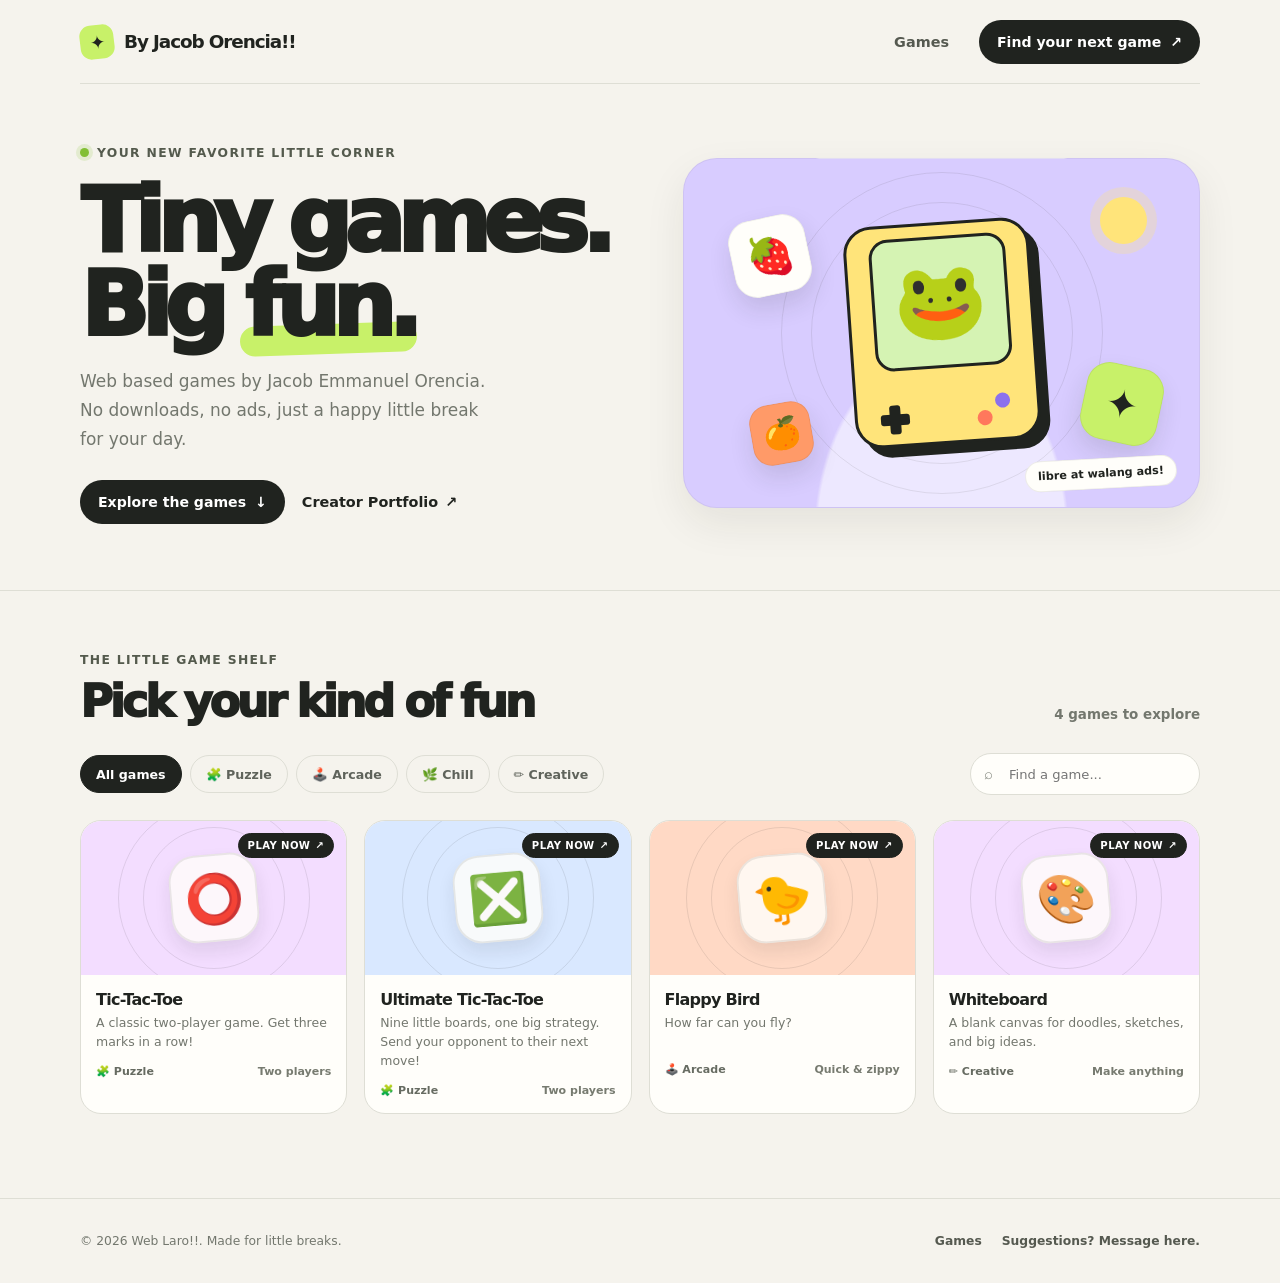
<file: index.html>
<!doctype html>
<html lang="en">
  <head>
    <meta charset="utf-8" />
    <meta name="viewport" content="width=device-width, initial-scale=1" />
    <meta
      name="description"
      content="A little corner of the internet for quick, free-to-play browser games."
    />
    <meta name="theme-color" content="#f5f3ed" />
    <title>Web Laro!! — Web based games!!</title>
    <link rel="stylesheet" href="styles.css" />
  </head>
  <body>
    <header class="shell topbar">
      <a class="brand" href="#" aria-label="Web Laro!! home">
        <span class="brand-mark" aria-hidden="true">✦</span>
        <span>By Jacob Orencia!!</span>
      </a>
      <nav class="nav-links" aria-label="Main navigation">
        <a href="#games">Games</a>
        <a class="nav-cta" href="#games">Find your next game <span aria-hidden="true">↗</span></a>
      </nav>
    </header>

    <main>
      <section class="shell hero" aria-labelledby="hero-title">
        <div>
          <p class="eyebrow"><span class="eyebrow-dot" aria-hidden="true"></span> Your new favorite little corner</p>
          <h1 id="hero-title">Tiny games.<br />Big <span class="highlight">fun.</span></h1>
          <p class="hero-copy">
            Web based games by Jacob Emmanuel Orencia. No downloads, no ads, just a happy little break for your day.
          </p>
          <div class="hero-actions">
            <a class="button-primary" href="#games">Explore the games <span aria-hidden="true">↓</span></a>
            <a
              class="text-link"
              href="https://jacorb1119.github.io/WebPortfolio/"
              target="_blank"
              rel="noopener noreferrer"
            >
              Creator Portfolio <span aria-hidden="true">↗</span>
            </a>
          </div>
        </div>
        <div class="hero-art" aria-label="Illustration of a cheerful handheld game console">
          <span class="sun" aria-hidden="true"></span>
          <span class="float-card one" aria-hidden="true">🍓</span>
          <span class="float-card two" aria-hidden="true">✦</span>
          <span class="float-card three" aria-hidden="true">🍊</span>
          <div class="game-machine" aria-hidden="true">
            <div class="machine-screen">🐸</div>
            <div class="machine-controls">
              <span class="dpad"></span>
              <span class="machine-buttons"><i></i><i></i></span>
            </div>
          </div>
          <span class="art-note">libre at walang ads!</span>
        </div>
      </section>

      <section class="games-section" id="games" aria-labelledby="games-title">
        <div class="shell">
          <div class="section-heading">
            <div>
              <p class="eyebrow">The little game shelf</p>
              <h2 id="games-title">Pick your kind of fun</h2>
            </div>
            <span class="game-count" id="game-count" aria-live="polite">4 games to explore</span>
          </div>

          <div class="toolbar">
            <div class="filters" role="group" aria-label="Filter games by category">
              <button class="filter-button" type="button" data-filter="all" aria-pressed="true">All games</button>
              <button class="filter-button" type="button" data-filter="puzzle" aria-pressed="false">🧩 Puzzle</button>
              <button class="filter-button" type="button" data-filter="arcade" aria-pressed="false">🕹️ Arcade</button>
              <button class="filter-button" type="button" data-filter="chill" aria-pressed="false">🌿 Chill</button>
              <button class="filter-button" type="button" data-filter="creative" aria-pressed="false">✏️ Creative</button>
            </div>
            <label class="search-wrap">
              <span class="search-icon" aria-hidden="true">⌕</span>
              <input
                class="search-input"
                id="game-search"
                type="search"
                placeholder="Find a game..."
                aria-label="Search games"
              />
            </label>
          </div>

          <div class="game-grid" id="game-grid">
            <a class="game-card" href="tic%20tac%20toe/index.html" aria-label="Play Tic-Tac-Toe" data-category="puzzle" data-search="tic tac toe noughts crosses puzzle two player">
              <div class="game-art art-quick">
                <span class="available-label">Play now <span aria-hidden="true">↗</span></span>
                <span class="game-emoji" aria-hidden="true">⭕</span>
              </div>
              <div class="game-info">
                <h3>Tic-Tac-Toe</h3>
                <p>A classic two-player game. Get three marks in a row!</p>
                <div class="game-meta">
                  <span class="game-category">🧩 Puzzle</span>
                  <span class="game-rating">Two players</span>
                </div>
              </div>
            </a>
            <a class="game-card" href="ultimate%20tic%20tac%20toe/index.html" aria-label="Play Ultimate Tic-Tac-Toe" data-category="puzzle" data-search="ultimate tic tac toe noughts crosses strategy nine boards two player">
              <div class="game-art art-puzzle">
                <span class="available-label">Play now <span aria-hidden="true">↗</span></span>
                <span class="game-emoji" aria-hidden="true">❎</span>
              </div>
              <div class="game-info">
                <h3>Ultimate Tic-Tac-Toe</h3>
                <p>Nine little boards, one big strategy. Send your opponent to their next move!</p>
                <div class="game-meta">
                  <span class="game-category">🧩 Puzzle</span>
                  <span class="game-rating">Two players</span>
                </div>
              </div>
            </a>
            <a class="game-card" href="flappy%20bird/index.html" aria-label="Play Flappy Bird" data-category="arcade" data-search="flappy bird flying arcade bird">
              <div class="game-art art-arcade">
                <span class="available-label">Play now <span aria-hidden="true">↗</span></span>
                <span class="game-emoji" aria-hidden="true">🐤</span>
              </div>
              <div class="game-info">
                <h3>Flappy Bird</h3>
                <p>How far can you fly?</p>
                <div class="game-meta">
                  <span class="game-category">🕹️ Arcade</span>
                  <span class="game-rating">Quick &amp; zippy</span>
                </div>
              </div>
            </a>
            <a class="game-card" href="whiteboard/index.html" aria-label="Play Whiteboard" data-category="creative" data-search="whiteboard drawing draw sketch doodle paint canvas">
              <div class="game-art art-quick">
                <span class="available-label">Play now <span aria-hidden="true">↗</span></span>
                <span class="game-emoji" aria-hidden="true">🎨</span>
              </div>
              <div class="game-info">
                <h3>Whiteboard</h3>
                <p>A blank canvas for doodles, sketches, and big ideas.</p>
                <div class="game-meta">
                  <span class="game-category">✏️ Creative</span>
                  <span class="game-rating">Make anything</span>
                </div>
              </div>
            </a>
          </div>
          <div class="empty-state" id="empty-state" role="status">
            <strong>No games found just yet.</strong>
            Try another search or choose a different category.
          </div>
        </div>
      </section>
    </main>

    <footer class="site-footer" id="about">
      <div class="shell footer-inner">
        <span>© 2026 Web Laro!!. Made for little breaks.</span>
        <nav class="footer-links" aria-label="Footer navigation">
          <a href="#games">Games</a>
          <a href="https://www.facebook.com/jacob.orencia.5/">Suggestions? Message here.</a>
        </nav>
      </div>
    </footer>

    <script>
      const filterButtons = document.querySelectorAll(".filter-button");
      const searchInput = document.querySelector("#game-search");
      const cards = document.querySelectorAll(".game-card");
      const gameCount = document.querySelector("#game-count");
      const emptyState = document.querySelector("#empty-state");
      let activeFilter = "all";

      function updateGames() {
        const query = searchInput.value.trim().toLowerCase();
        let visibleCount = 0;

        cards.forEach((card) => {
          const matchesCategory =
            activeFilter === "all" || card.dataset.category === activeFilter;
          const matchesSearch = card.dataset.search.includes(query);
          const isVisible = matchesCategory && matchesSearch;

          card.hidden = !isVisible;
          if (isVisible) visibleCount += 1;
        });

        gameCount.textContent = `${visibleCount} ${visibleCount === 1 ? "game" : "games"} to explore`;
        emptyState.style.display = visibleCount === 0 ? "block" : "none";
      }

      filterButtons.forEach((button) => {
        button.addEventListener("click", () => {
          activeFilter = button.dataset.filter;
          filterButtons.forEach((filterButton) => {
            filterButton.setAttribute(
              "aria-pressed",
              String(filterButton === button),
            );
          });
          updateGames();
        });
      });

      searchInput.addEventListener("input", updateGames);
    </script>
  </body>
</html>
</file>
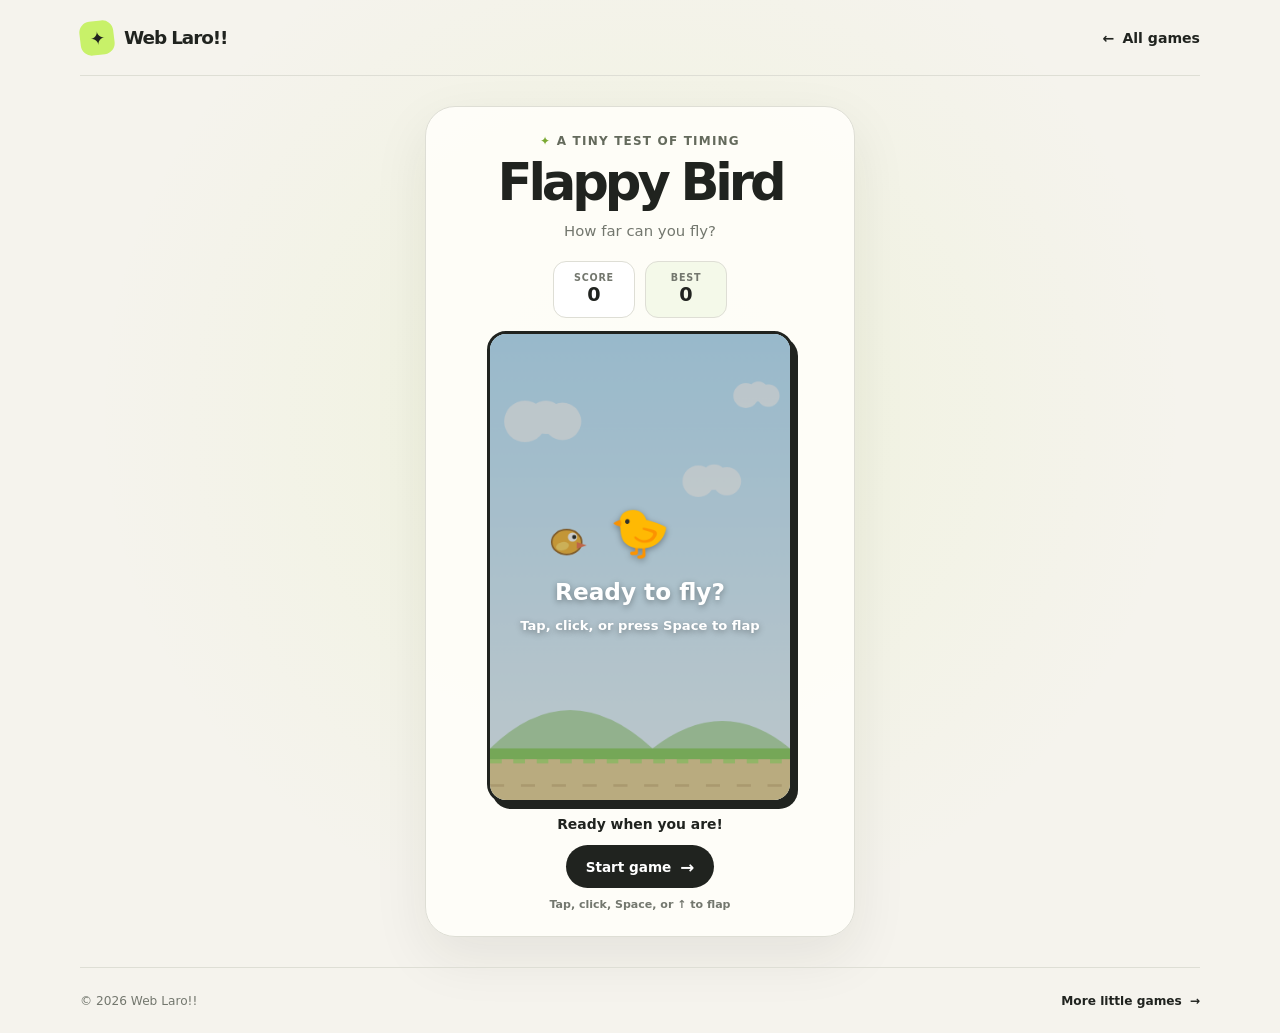
<file: flappy bird/index.html>
<!doctype html>
<html lang="en">
  <head>
    <meta charset="utf-8" />
    <meta name="viewport" content="width=device-width, initial-scale=1" />
    <meta
      name="description"
      content="Fly through the gaps in this quick, cheerful bird game."
    />
    <meta name="theme-color" content="#d8efff" />
    <title>Flappy Bird — Web Laro!!</title>
    <link rel="stylesheet" href="styles.css" />
    <script src="script.js" defer></script>
  </head>
  <body>
    <header class="topbar">
      <a class="brand" href="../index.html" aria-label="Web Laro!! home">
        <span class="brand-mark" aria-hidden="true">✦</span>
        <span>Web Laro!!</span>
      </a>
      <a class="back-link" href="../index.html#games"><span aria-hidden="true">←</span> All games</a>
    </header>

    <main class="game-page">
      <section class="game-panel" aria-labelledby="game-title">
        <p class="eyebrow"><span aria-hidden="true">✦</span> A tiny test of timing</p>
        <h1 id="game-title">Flappy Bird</h1>
        <p class="intro">How far can you fly?</p>

        <div class="scoreboard" aria-label="Game score">
          <div class="score-card">
            <span class="score-label">SCORE</span>
            <span class="score-value" id="score">0</span>
          </div>
          <div class="score-card best-card">
            <span class="score-label">BEST</span>
            <span class="score-value" id="best-score">0</span>
          </div>
        </div>

        <div class="game-frame">
          <canvas
            id="game-canvas"
            width="360"
            height="560"
            role="img"
            aria-label="Flappy Bird game. Press Space, Arrow Up, or tap the game to flap."
            tabindex="0"
          ></canvas>
          <div class="game-overlay" id="game-overlay">
            <span class="overlay-icon" id="overlay-icon" aria-hidden="true">🐤</span>
            <strong id="overlay-title">Ready to fly?</strong>
            <span id="overlay-message">Tap, click, or press Space to flap</span>
          </div>
        </div>

        <p class="game-status" id="game-status" role="status" aria-live="polite">
          Ready when you are!
        </p>
        <button class="play-button" id="play-button" type="button">Start game <span aria-hidden="true">→</span></button>
        <p class="game-hint">Tap, click, Space, or ↑ to flap</p>
      </section>
    </main>

    <footer class="footer">
      <span>© 2026 Web Laro!!</span>
      <a href="../index.html#games">More little games <span aria-hidden="true">→</span></a>
    </footer>
  </body>
</html>
</file>
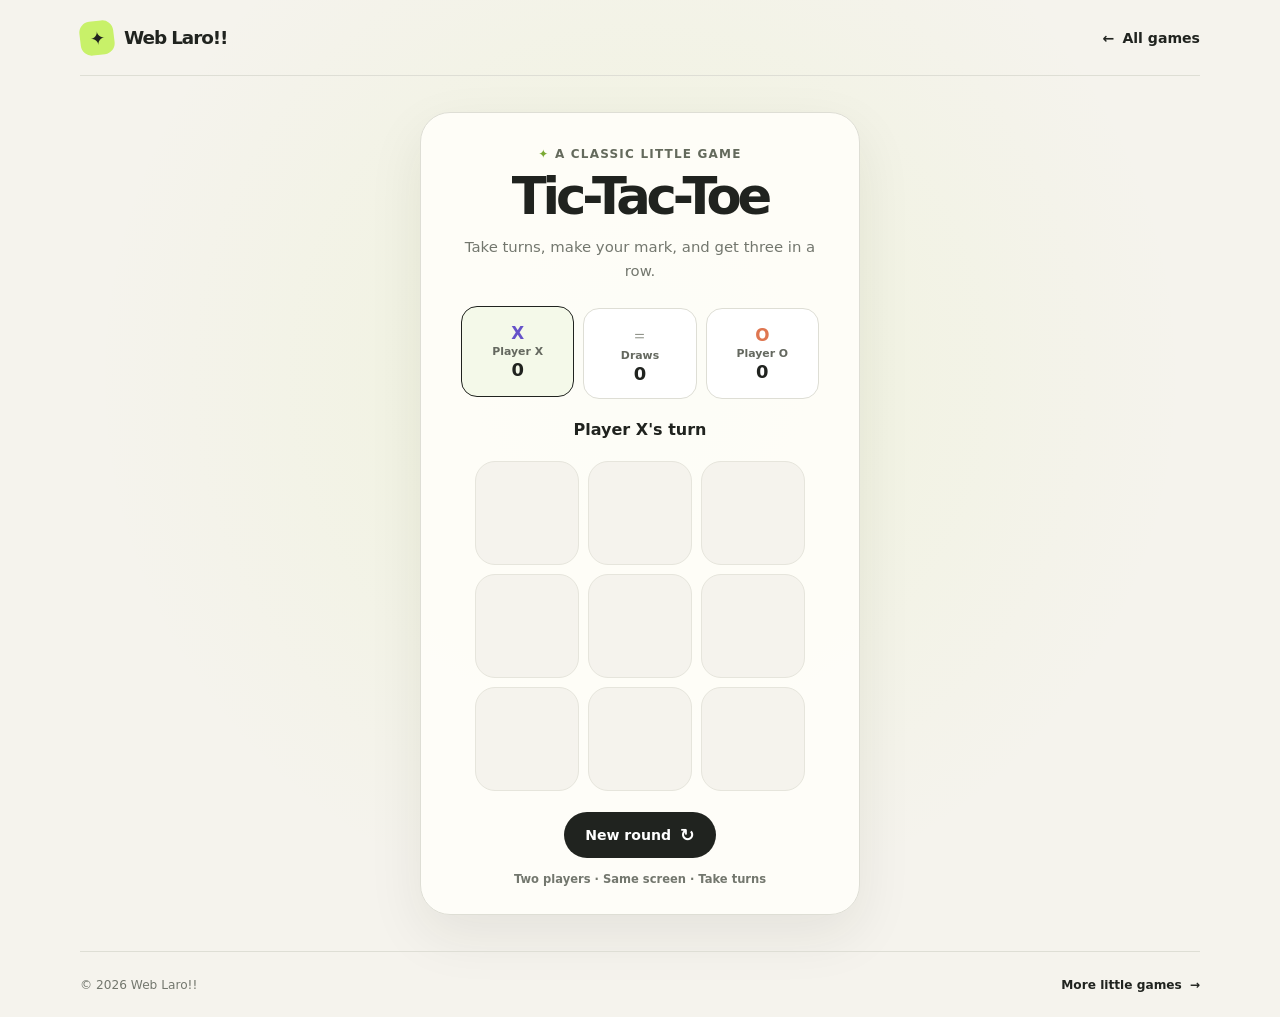
<file: tic tac toe/index.html>
<!doctype html>
<html lang="en">
  <head>
    <meta charset="utf-8" />
    <meta name="viewport" content="width=device-width, initial-scale=1" />
    <meta
      name="description"
      content="Play a quick, free game of Tic-Tac-Toe with a friend."
    />
    <meta name="theme-color" content="#f5f3ed" />
    <title>Tic-Tac-Toe — Web Laro!!</title>
    <link rel="stylesheet" href="styles.css" />
    <script src="script.js" defer></script>
  </head>
  <body>
    <header class="topbar">
      <a class="brand" href="../index.html" aria-label="Web Laro!! home">
        <span class="brand-mark" aria-hidden="true">✦</span>
        <span>Web Laro!!</span>
      </a>
      <a class="back-link" href="../index.html#games"><span aria-hidden="true">←</span> All games</a>
    </header>

    <main class="game-page">
      <section class="game-panel" aria-labelledby="game-title">
        <p class="eyebrow"><span aria-hidden="true">✦</span> A classic little game</p>
        <h1 id="game-title">Tic-Tac-Toe</h1>
        <p class="intro">Take turns, make your mark, and get three in a row.</p>

        <div class="scoreboard" aria-label="Round score">
          <div class="score-card score-x" id="score-card-x">
            <span class="score-mark" aria-hidden="true">X</span>
            <span class="player-name">Player X</span>
            <span class="score-value" id="score-x">0</span>
          </div>
          <div class="score-card score-draw">
            <span class="score-mark" aria-hidden="true">＝</span>
            <span class="player-name">Draws</span>
            <span class="score-value" id="score-draw">0</span>
          </div>
          <div class="score-card score-o" id="score-card-o">
            <span class="score-mark" aria-hidden="true">O</span>
            <span class="player-name">Player O</span>
            <span class="score-value" id="score-o">0</span>
          </div>
        </div>

        <p class="game-status" id="game-status" role="status" aria-live="polite">
          Player X's turn
        </p>

        <div class="board" role="group" aria-label="Tic-Tac-Toe board">
          <button class="cell" type="button" data-cell="0" aria-label="Row 1, column 1, empty"></button>
          <button class="cell" type="button" data-cell="1" aria-label="Row 1, column 2, empty"></button>
          <button class="cell" type="button" data-cell="2" aria-label="Row 1, column 3, empty"></button>
          <button class="cell" type="button" data-cell="3" aria-label="Row 2, column 1, empty"></button>
          <button class="cell" type="button" data-cell="4" aria-label="Row 2, column 2, empty"></button>
          <button class="cell" type="button" data-cell="5" aria-label="Row 2, column 3, empty"></button>
          <button class="cell" type="button" data-cell="6" aria-label="Row 3, column 1, empty"></button>
          <button class="cell" type="button" data-cell="7" aria-label="Row 3, column 2, empty"></button>
          <button class="cell" type="button" data-cell="8" aria-label="Row 3, column 3, empty"></button>
        </div>

        <button class="reset-button" id="new-round" type="button">New round <span aria-hidden="true">↻</span></button>
        <p class="game-hint">Two players · Same screen · Take turns</p>
      </section>
    </main>

    <footer class="footer">
      <span>© 2026 Web Laro!!</span>
      <a href="../index.html#games">More little games <span aria-hidden="true">→</span></a>
    </footer>
  </body>
</html>
</file>
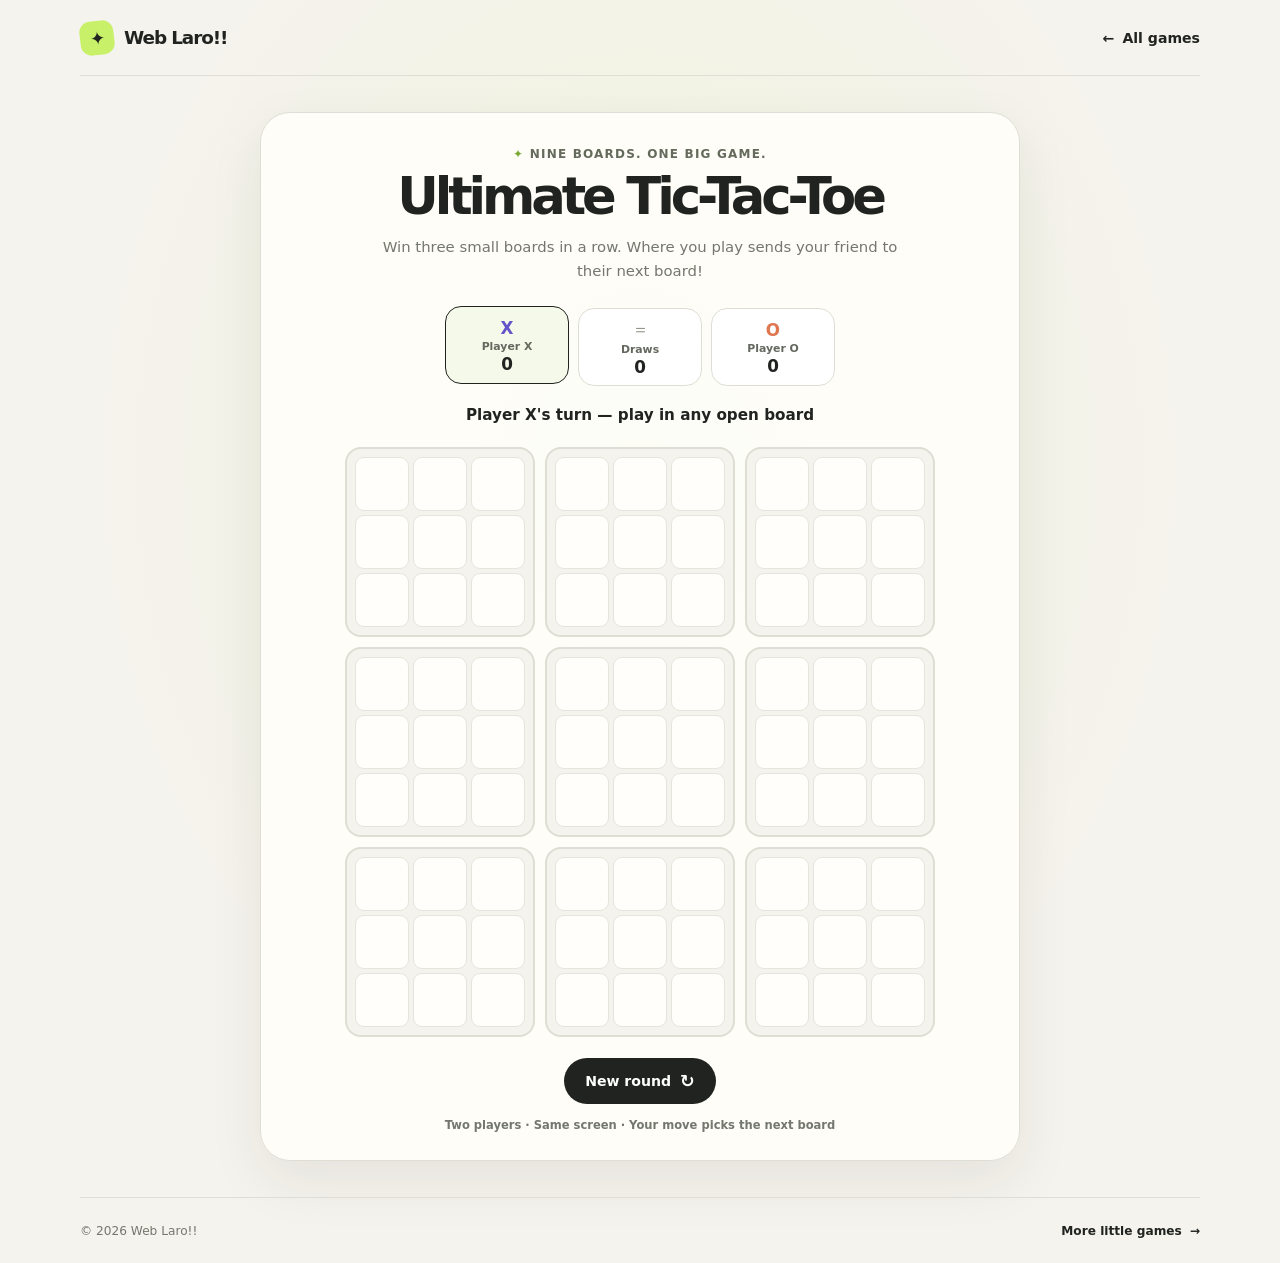
<file: ultimate tic tac toe/index.html>
<!doctype html>
<html lang="en">
  <head>
    <meta charset="utf-8" />
    <meta name="viewport" content="width=device-width, initial-scale=1" />
    <meta
      name="description"
      content="Challenge a friend to Ultimate Tic-Tac-Toe, the classic game across nine boards."
    />
    <meta name="theme-color" content="#f5f3ed" />
    <title>Ultimate Tic-Tac-Toe — Web Laro!!</title>
    <link rel="stylesheet" href="styles.css" />
    <script src="script.js" defer></script>
  </head>
  <body>
    <header class="topbar">
      <a class="brand" href="../index.html" aria-label="Web Laro!! home">
        <span class="brand-mark" aria-hidden="true">✦</span>
        <span>Web Laro!!</span>
      </a>
      <a class="back-link" href="../index.html#games"><span aria-hidden="true">←</span> All games</a>
    </header>

    <main class="game-page">
      <section class="game-panel" aria-labelledby="game-title">
        <p class="eyebrow"><span aria-hidden="true">✦</span> Nine boards. One big game.</p>
        <h1 id="game-title">Ultimate Tic-Tac-Toe</h1>
        <p class="intro">
          Win three small boards in a row. Where you play sends your friend to their next board!
        </p>

        <div class="scoreboard" aria-label="Round score">
          <div class="score-card score-x" id="score-card-x">
            <span class="score-mark" aria-hidden="true">X</span>
            <span class="player-name">Player X</span>
            <span class="score-value" id="score-x">0</span>
          </div>
          <div class="score-card score-draw">
            <span class="score-mark" aria-hidden="true">＝</span>
            <span class="player-name">Draws</span>
            <span class="score-value" id="score-draw">0</span>
          </div>
          <div class="score-card score-o" id="score-card-o">
            <span class="score-mark" aria-hidden="true">O</span>
            <span class="player-name">Player O</span>
            <span class="score-value" id="score-o">0</span>
          </div>
        </div>

        <p class="game-status" id="game-status" role="status" aria-live="polite">
          Player X's turn — play in any open board
        </p>

        <div class="board" id="ultimate-board" role="group" aria-label="Ultimate Tic-Tac-Toe board"></div>

        <button class="reset-button" id="new-round" type="button">New round <span aria-hidden="true">↻</span></button>
        <p class="game-hint">Two players · Same screen · Your move picks the next board</p>
      </section>
    </main>

    <footer class="footer">
      <span>© 2026 Web Laro!!</span>
      <a href="../index.html#games">More little games <span aria-hidden="true">→</span></a>
    </footer>
  </body>
</html>
</file>
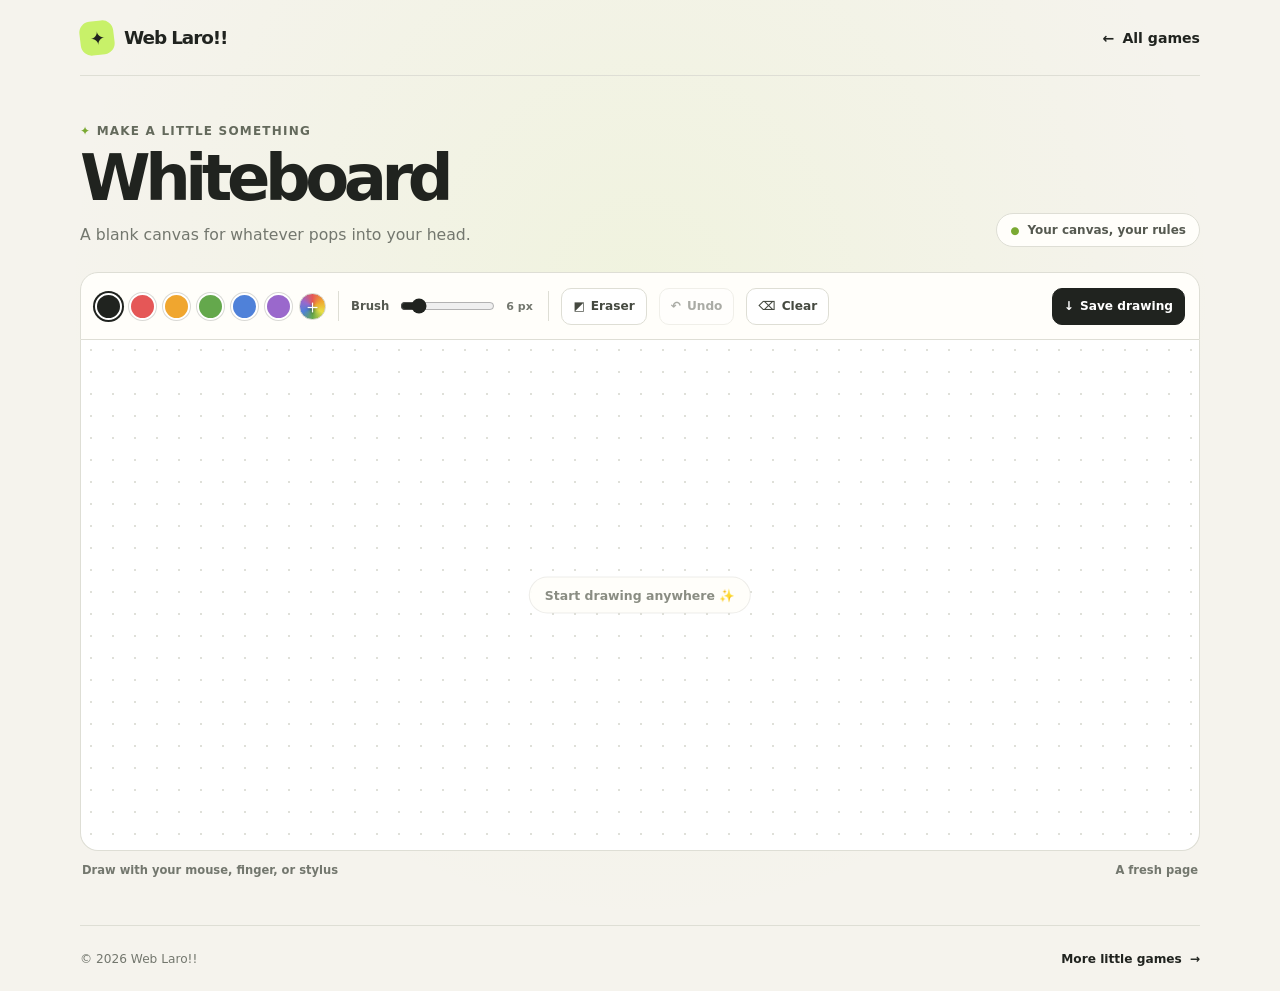
<file: whiteboard/index.html>
<!doctype html>
<html lang="en">
  <head>
    <meta charset="utf-8" />
    <meta name="viewport" content="width=device-width, initial-scale=1" />
    <meta
      name="description"
      content="A simple online whiteboard for doodling, sketching, and drawing."
    />
    <meta name="theme-color" content="#f5f3ed" />
    <title>Whiteboard — Web Laro!!</title>
    <link rel="stylesheet" href="styles.css" />
    <script src="script.js" defer></script>
  </head>
  <body>
    <header class="topbar">
      <a class="brand" href="../index.html" aria-label="Web Laro!! home">
        <span class="brand-mark" aria-hidden="true">✦</span>
        <span>Web Laro!!</span>
      </a>
      <a class="back-link" href="../index.html#games"><span aria-hidden="true">←</span> All games</a>
    </header>

    <main class="page">
      <section class="whiteboard-app" aria-labelledby="page-title">
        <div class="page-heading">
          <div>
            <p class="eyebrow"><span aria-hidden="true">✦</span> Make a little something</p>
            <h1 id="page-title">Whiteboard</h1>
            <p class="intro">A blank canvas for whatever pops into your head.</p>
          </div>
          <span class="canvas-note"><span aria-hidden="true">●</span> Your canvas, your rules</span>
        </div>

        <div class="toolbar" role="toolbar" aria-label="Drawing tools">
          <div class="tool-group colors" role="group" aria-label="Brush color">
            <button class="color-swatch is-selected" type="button" data-color="#20231f" style="--swatch: #20231f" aria-label="Black" aria-pressed="true"></button>
            <button class="color-swatch" type="button" data-color="#e55757" style="--swatch: #e55757" aria-label="Red" aria-pressed="false"></button>
            <button class="color-swatch" type="button" data-color="#f0a62f" style="--swatch: #f0a62f" aria-label="Orange" aria-pressed="false"></button>
            <button class="color-swatch" type="button" data-color="#64a84c" style="--swatch: #64a84c" aria-label="Green" aria-pressed="false"></button>
            <button class="color-swatch" type="button" data-color="#4f81d9" style="--swatch: #4f81d9" aria-label="Blue" aria-pressed="false"></button>
            <button class="color-swatch" type="button" data-color="#9a68cc" style="--swatch: #9a68cc" aria-label="Purple" aria-pressed="false"></button>
            <label class="custom-color" title="Choose a custom color">
              <span aria-hidden="true">＋</span>
              <input id="custom-color" type="color" value="#20231f" aria-label="Choose a custom brush color" />
            </label>
          </div>

          <div class="tool-divider" aria-hidden="true"></div>

          <label class="size-control" for="brush-size">
            <span>Brush</span>
            <input id="brush-size" type="range" min="2" max="32" value="6" />
            <output id="size-value" for="brush-size">6 px</output>
          </label>

          <div class="tool-divider" aria-hidden="true"></div>

          <button class="tool-button" id="eraser-button" type="button" aria-pressed="false">
            <span aria-hidden="true">◩</span> Eraser
          </button>
          <button class="tool-button" id="undo-button" type="button" disabled>
            <span aria-hidden="true">↶</span> Undo
          </button>
          <button class="tool-button" id="clear-button" type="button">
            <span aria-hidden="true">⌫</span> Clear
          </button>
          <button class="save-button" id="save-button" type="button">
            <span aria-hidden="true">↓</span> Save drawing
          </button>
        </div>

        <div class="canvas-wrap">
          <canvas
            id="drawing-canvas"
            role="img"
            aria-label="Blank white drawing canvas. Use a mouse, touch, or stylus to draw."
            tabindex="0"
          ></canvas>
          <span class="canvas-hint" id="canvas-hint">Start drawing anywhere ✨</span>
        </div>

        <div class="board-footer">
          <span>Draw with your mouse, finger, or stylus</span>
          <span id="drawing-count" aria-live="polite">A fresh page</span>
        </div>
      </section>
    </main>

    <footer class="footer">
      <span>© 2026 Web Laro!!</span>
      <a href="../index.html#games">More little games <span aria-hidden="true">→</span></a>
    </footer>
  </body>
</html>
</file>
<file: styles.css>
:root {
  color-scheme: light;
  --paper: #f5f3ed;
  --ink: #20231f;
  --muted: #73776e;
  --line: #deded5;
  --green: #c8f169;
  --purple: #c8b7ff;
  --orange: #ff9a68;
  --yellow: #ffe47a;
  --white: #fffefa;
  --shadow: 0 16px 40px rgb(34 37 31 / 8%);
}

* {
  box-sizing: border-box;
}

html {
  scroll-behavior: smooth;
}

body {
  min-width: 320px;
  margin: 0;
  background: var(--paper);
  color: var(--ink);
  font-family:
    "Trebuchet MS", "Segoe UI", ui-rounded, system-ui, sans-serif;
  -webkit-font-smoothing: antialiased;
}

button,
input {
  font: inherit;
}

button,
a {
  -webkit-tap-highlight-color: transparent;
}

a {
  color: inherit;
  text-decoration: none;
}

.shell {
  width: min(1120px, calc(100% - 48px));
  margin-inline: auto;
}

.topbar {
  display: flex;
  min-height: 84px;
  align-items: center;
  justify-content: space-between;
  border-bottom: 1px solid var(--line);
}

.brand {
  display: inline-flex;
  align-items: center;
  gap: 10px;
  font-size: 1.15rem;
  font-weight: 900;
  letter-spacing: -0.06em;
}

.brand-mark {
  display: grid;
  width: 34px;
  height: 34px;
  place-items: center;
  border-radius: 11px;
  background: var(--green);
  font-size: 1.15rem;
  transform: rotate(-7deg);
}

.nav-links {
  display: flex;
  align-items: center;
  gap: 30px;
  color: #555950;
  font-size: 0.9rem;
  font-weight: 700;
}

.nav-links a:hover,
.footer-links a:hover {
  color: #111;
}

.nav-cta,
.button-primary {
  display: inline-flex;
  min-height: 44px;
  align-items: center;
  justify-content: center;
  gap: 9px;
  padding: 0 18px;
  border: 0;
  border-radius: 999px;
  background: var(--ink);
  color: white;
  font-size: 0.88rem;
  font-weight: 800;
  transition:
    transform 160ms ease,
    background 160ms ease;
}

.nav-cta:hover,
.button-primary:hover {
  background: #41463d;
  transform: translateY(-2px);
}

.hero {
  display: grid;
  min-height: 476px;
  grid-template-columns: 1.05fr 0.95fr;
  align-items: center;
  gap: 32px;
  padding-block: 58px 66px;
}

.eyebrow {
  display: inline-flex;
  align-items: center;
  gap: 8px;
  margin: 0 0 19px;
  color: #545a4d;
  font-size: 0.77rem;
  font-weight: 900;
  letter-spacing: 0.11em;
  text-transform: uppercase;
}

.eyebrow-dot {
  width: 9px;
  height: 9px;
  border-radius: 50%;
  background: #82bf34;
  box-shadow: 0 0 0 4px rgb(130 191 52 / 16%);
}

h1,
h2,
p {
  margin-top: 0;
}

h1 {
  max-width: 570px;
  margin-bottom: 20px;
  font-size: clamp(3.2rem, 7vw, 5.65rem);
  font-weight: 950;
  letter-spacing: -0.085em;
  line-height: 0.94;
}

.highlight {
  position: relative;
  z-index: 0;
  white-space: nowrap;
}

.highlight::after {
  position: absolute;
  z-index: -1;
  right: -0.04em;
  bottom: 0.02em;
  left: -0.04em;
  height: 0.34em;
  border-radius: 999px;
  background: var(--green);
  content: "";
  transform: rotate(-2deg);
}

.hero-copy {
  max-width: 425px;
  margin-bottom: 27px;
  color: var(--muted);
  font-size: 1.06rem;
  line-height: 1.7;
}

.hero-actions {
  display: flex;
  flex-wrap: wrap;
  align-items: center;
  gap: 17px;
}

.text-link {
  display: inline-flex;
  align-items: center;
  gap: 7px;
  font-size: 0.9rem;
  font-weight: 800;
}

.text-link span {
  transition: transform 160ms ease;
}

.text-link:hover span {
  transform: translateX(4px);
}

.hero-art {
  position: relative;
  display: grid;
  min-height: 350px;
  overflow: hidden;
  place-items: center;
  border: 1px solid rgb(32 35 31 / 5%);
  border-radius: 34px;
  background:
    radial-gradient(ellipse at 50% 108%, rgb(255 255 255 / 55%) 0 34%, transparent 35%),
    #d8ccff;
  box-shadow: var(--shadow);
}

.hero-art::before,
.hero-art::after {
  position: absolute;
  border: 1px solid rgb(32 35 31 / 9%);
  border-radius: 50%;
  content: "";
}

.hero-art::before {
  width: 260px;
  height: 260px;
}

.hero-art::after {
  width: 320px;
  height: 320px;
}

.sun {
  position: absolute;
  top: 38px;
  right: 52px;
  width: 47px;
  height: 47px;
  border-radius: 50%;
  background: var(--yellow);
  box-shadow: 0 0 0 10px rgb(255 228 122 / 28%);
}

.float-card {
  position: absolute;
  z-index: 2;
  display: grid;
  width: 78px;
  height: 78px;
  place-items: center;
  border: 1px solid rgb(32 35 31 / 7%);
  border-radius: 23px;
  background: var(--white);
  box-shadow: 0 12px 25px rgb(32 35 31 / 12%);
  font-size: 2.45rem;
}

.float-card.one {
  top: 58px;
  left: 47px;
  transform: rotate(-12deg);
}

.float-card.two {
  right: 38px;
  bottom: 64px;
  background: var(--green);
  transform: rotate(12deg);
}

.float-card.three {
  bottom: 43px;
  left: 67px;
  width: 61px;
  height: 61px;
  border-radius: 19px;
  background: var(--orange);
  font-size: 1.9rem;
  transform: rotate(-10deg);
}

.game-machine {
  position: relative;
  z-index: 1;
  display: grid;
  width: 186px;
  height: 222px;
  place-items: center;
  border: 3px solid var(--ink);
  border-radius: 28px;
  background: var(--yellow);
  box-shadow: 9px 10px 0 var(--ink);
  transform: rotate(-4deg);
}

.machine-screen {
  display: grid;
  width: 137px;
  height: 132px;
  place-items: center;
  border: 3px solid var(--ink);
  border-radius: 19px;
  background: #d5f3b3;
  font-size: 4.7rem;
}

.machine-controls {
  display: flex;
  width: 134px;
  align-items: center;
  justify-content: space-between;
  padding-top: 13px;
}

.dpad {
  position: relative;
  width: 29px;
  height: 29px;
}

.dpad::before,
.dpad::after {
  position: absolute;
  top: 9px;
  left: 0;
  width: 29px;
  height: 11px;
  border-radius: 3px;
  background: var(--ink);
  content: "";
}

.dpad::after {
  transform: rotate(90deg);
}

.machine-buttons {
  display: flex;
  gap: 8px;
  transform: rotate(-20deg);
}

.machine-buttons i {
  width: 15px;
  height: 15px;
  border-radius: 50%;
  background: #ff785c;
}

.machine-buttons i + i {
  margin-top: -9px;
  background: #8c71ed;
}

.art-note {
  position: absolute;
  right: 22px;
  bottom: 18px;
  z-index: 2;
  padding: 8px 12px;
  border: 1px solid rgb(32 35 31 / 8%);
  border-radius: 999px;
  background: var(--white);
  font-size: 0.7rem;
  font-weight: 800;
  transform: rotate(-3deg);
}

.games-section {
  padding-block: 58px 84px;
  border-top: 1px solid var(--line);
}

.section-heading {
  display: flex;
  align-items: end;
  justify-content: space-between;
  gap: 24px;
  margin-bottom: 25px;
}

.section-heading .eyebrow {
  margin-bottom: 8px;
}

h2 {
  margin-bottom: 0;
  font-size: clamp(2rem, 4vw, 2.8rem);
  font-weight: 950;
  letter-spacing: -0.075em;
}

.game-count {
  padding-bottom: 6px;
  color: var(--muted);
  font-size: 0.84rem;
  font-weight: 700;
}

.toolbar {
  display: flex;
  align-items: center;
  justify-content: space-between;
  gap: 16px;
  margin-bottom: 25px;
}

.filters {
  display: flex;
  flex-wrap: wrap;
  gap: 8px;
}

.filter-button {
  min-height: 38px;
  padding: 0 15px;
  border: 1px solid var(--line);
  border-radius: 999px;
  background: transparent;
  color: #5f635b;
  cursor: pointer;
  font-size: 0.79rem;
  font-weight: 800;
  transition:
    background 150ms ease,
    border-color 150ms ease,
    color 150ms ease;
}

.filter-button:hover {
  border-color: #b7baad;
  color: var(--ink);
}

.filter-button[aria-pressed="true"] {
  border-color: var(--ink);
  background: var(--ink);
  color: white;
}

.search-wrap {
  position: relative;
  width: min(230px, 100%);
  flex: 0 0 230px;
}

.search-icon {
  position: absolute;
  top: 50%;
  left: 14px;
  color: #858980;
  font-size: 0.94rem;
  pointer-events: none;
  transform: translateY(-50%);
}

.search-input {
  width: 100%;
  min-height: 42px;
  padding: 0 14px 0 38px;
  border: 1px solid var(--line);
  border-radius: 999px;
  outline: none;
  background: var(--white);
  color: var(--ink);
  font-size: 0.82rem;
}

.search-input:focus {
  border-color: #929788;
  box-shadow: 0 0 0 3px rgb(32 35 31 / 7%);
}

.game-grid {
  display: grid;
  grid-template-columns: repeat(4, minmax(0, 1fr));
  gap: 17px;
}

.game-card {
  display: block;
  min-width: 0;
  overflow: hidden;
  border: 1px solid var(--line);
  border-radius: 21px;
  background: var(--white);
  color: inherit;
  text-decoration: none;
  transition:
    transform 170ms ease,
    box-shadow 170ms ease;
}

.game-card:hover {
  box-shadow: 0 12px 27px rgb(34 37 31 / 8%);
  transform: translateY(-4px);
}

.game-card:focus-visible {
  outline: 3px solid #6c55db;
  outline-offset: 3px;
}

.game-art {
  position: relative;
  display: grid;
  height: 154px;
  overflow: hidden;
  place-items: center;
}

.game-art::before,
.game-art::after {
  position: absolute;
  border: 1px solid rgb(32 35 31 / 10%);
  border-radius: 50%;
  content: "";
}

.game-art::before {
  width: 140px;
  height: 140px;
}

.game-art::after {
  width: 190px;
  height: 190px;
}

.art-puzzle {
  background: #d9e8ff;
}

.art-arcade {
  background: #ffd9c5;
}

.art-chill {
  background: #d8f0cd;
}

.art-quick {
  background: #f3ddff;
}

.game-emoji {
  position: relative;
  z-index: 1;
  display: grid;
  width: 88px;
  height: 88px;
  place-items: center;
  border: 2px solid rgb(32 35 31 / 9%);
  border-radius: 27px;
  background: rgb(255 254 250 / 80%);
  box-shadow: 0 9px 17px rgb(32 35 31 / 9%);
  font-size: 3rem;
  transform: rotate(-5deg);
  transition: transform 170ms ease;
}

.game-card:hover .game-emoji {
  transform: rotate(4deg) scale(1.05);
}

.soon-label {
  position: absolute;
  top: 12px;
  right: 12px;
  z-index: 2;
  padding: 6px 9px;
  border: 1px solid rgb(32 35 31 / 8%);
  border-radius: 999px;
  background: var(--white);
  color: #62665d;
  font-size: 0.63rem;
  font-weight: 900;
  letter-spacing: 0.04em;
  text-transform: uppercase;
}

.available-label {
  position: absolute;
  top: 12px;
  right: 12px;
  z-index: 2;
  display: inline-flex;
  align-items: center;
  gap: 5px;
  padding: 6px 9px;
  border: 1px solid var(--ink);
  border-radius: 999px;
  background: var(--ink);
  color: white;
  font-size: 0.63rem;
  font-weight: 900;
  letter-spacing: 0.04em;
  text-transform: uppercase;
}

.available-label:hover {
  background: #41463d;
}

.game-info {
  padding: 15px 15px 16px;
}

.game-info h3 {
  margin: 0 0 5px;
  font-size: 1rem;
  font-weight: 900;
  letter-spacing: -0.045em;
}

.game-info p {
  min-height: 36px;
  margin-bottom: 13px;
  color: var(--muted);
  font-size: 0.78rem;
  line-height: 1.5;
}

.game-meta {
  display: flex;
  align-items: center;
  justify-content: space-between;
  color: #666b61;
  font-size: 0.69rem;
  font-weight: 800;
}

.game-category {
  display: inline-flex;
  align-items: center;
  gap: 5px;
}

.game-rating {
  color: #777b70;
}

.empty-state {
  display: none;
  padding: 40px 20px;
  border: 1px dashed #c9cabe;
  border-radius: 20px;
  color: var(--muted);
  text-align: center;
}

.empty-state strong {
  display: block;
  margin-bottom: 6px;
  color: var(--ink);
  font-size: 1rem;
}

.site-footer {
  border-top: 1px solid var(--line);
}

.footer-inner {
  display: flex;
  min-height: 84px;
  align-items: center;
  justify-content: space-between;
  gap: 20px;
  color: var(--muted);
  font-size: 0.77rem;
}

.footer-links {
  display: flex;
  gap: 20px;
  color: #555950;
  font-weight: 700;
}

:focus-visible {
  outline: 3px solid #6c55db;
  outline-offset: 3px;
}

@media (max-width: 850px) {
  .hero {
    min-height: 410px;
    gap: 20px;
  }

  h1 {
    font-size: clamp(3.1rem, 8vw, 4.5rem);
  }

  .hero-art {
    min-height: 310px;
  }

  .game-grid {
    grid-template-columns: repeat(2, minmax(0, 1fr));
  }
}

@media (max-width: 620px) {
  .shell {
    width: min(100% - 36px, 460px);
  }

  .topbar {
    min-height: 70px;
  }

  .nav-links {
    gap: 14px;
  }

  .nav-links > a:first-child {
    display: none;
  }

  .nav-cta {
    min-height: 39px;
    padding-inline: 14px;
    font-size: 0.78rem;
  }

  .hero {
    grid-template-columns: 1fr;
    gap: 34px;
    padding-block: 54px 48px;
  }

  h1 {
    max-width: 450px;
    font-size: clamp(3.45rem, 15vw, 5rem);
  }

  .hero-copy {
    max-width: 390px;
    font-size: 0.98rem;
  }

  .hero-art {
    min-height: 300px;
  }

  .games-section {
    padding-block: 45px 60px;
  }

  .section-heading {
    align-items: start;
  }

  .game-count {
    padding-top: 8px;
    text-align: right;
  }

  .toolbar {
    align-items: stretch;
    flex-direction: column-reverse;
  }

  .search-wrap {
    width: 100%;
    flex-basis: auto;
  }

  .filters {
    gap: 7px;
  }

  .filter-button {
    min-height: 36px;
    padding-inline: 12px;
  }

  .game-grid {
    gap: 12px;
  }

  .game-art {
    height: 130px;
  }

  .game-info {
    padding: 13px 12px;
  }

  .game-info p {
    font-size: 0.74rem;
  }

  .footer-inner {
    align-items: start;
    flex-direction: column;
    justify-content: center;
    gap: 10px;
    padding-block: 20px;
  }
}

@media (max-width: 380px) {
  .shell {
    width: calc(100% - 28px);
  }

  .brand {
    font-size: 1.05rem;
  }

  .hero-art {
    min-height: 270px;
  }

  .game-grid {
    grid-template-columns: 1fr;
  }

  .game-art {
    height: 155px;
  }
}

@media (prefers-reduced-motion: reduce) {
  *,
  *::before,
  *::after {
    scroll-behavior: auto !important;
    transition-duration: 0.01ms !important;
  }
}
</file>
<file: flappy bird/styles.css>
:root {
  color-scheme: light;
  --paper: #f5f3ed;
  --ink: #20231f;
  --muted: #73776e;
  --line: #deded5;
  --green: #c8f169;
  --white: #fffefa;
  font-family: "Trebuchet MS", "Segoe UI", ui-rounded, system-ui, sans-serif;
  font-synthesis: none;
  text-rendering: optimizeLegibility;
  -webkit-font-smoothing: antialiased;
}

* {
  box-sizing: border-box;
}

body {
  display: flex;
  min-width: 320px;
  min-height: 100vh;
  flex-direction: column;
  margin: 0;
  padding-inline: 24px;
  background:
    radial-gradient(ellipse at 50% 40%, rgb(200 241 105 / 13%), transparent 34rem),
    var(--paper);
  color: var(--ink);
}

a {
  color: inherit;
  text-decoration: none;
}

button {
  font: inherit;
}

.topbar,
.footer {
  display: flex;
  width: min(100%, 1120px);
  min-height: 76px;
  align-items: center;
  justify-content: space-between;
  margin-inline: auto;
}

.topbar {
  border-bottom: 1px solid var(--line);
}

.brand {
  display: inline-flex;
  align-items: center;
  gap: 10px;
  font-size: 1.15rem;
  font-weight: 900;
  letter-spacing: -0.06em;
}

.brand-mark {
  display: grid;
  width: 34px;
  height: 34px;
  place-items: center;
  border-radius: 11px;
  background: var(--green);
  font-size: 1.15rem;
  transform: rotate(-7deg);
}

.back-link,
.footer a {
  display: inline-flex;
  align-items: center;
  gap: 8px;
  font-size: 0.88rem;
  font-weight: 800;
}

.back-link:hover,
.footer a:hover {
  color: #6752c9;
}

.game-page {
  display: grid;
  flex: 1;
  place-items: center;
  padding-block: 30px;
}

.game-panel {
  width: min(100%, 430px);
  padding: 27px clamp(17px, 5vw, 34px) 25px;
  border: 1px solid var(--line);
  border-radius: 30px;
  background: rgb(255 254 250 / 90%);
  box-shadow: 0 20px 55px rgb(34 37 31 / 8%);
  text-align: center;
}

.eyebrow {
  margin: 0 0 8px;
  color: #646a5c;
  font-size: 0.75rem;
  font-weight: 900;
  letter-spacing: 0.1em;
  text-transform: uppercase;
}

.eyebrow span {
  color: #7aa932;
}

h1 {
  margin: 0;
  font-size: clamp(2.35rem, 9vw, 3.2rem);
  font-weight: 950;
  letter-spacing: -0.08em;
  line-height: 1.05;
}

.intro {
  margin: 10px 0 17px;
  color: var(--muted);
  font-size: 0.93rem;
  line-height: 1.6;
}

.scoreboard {
  display: flex;
  justify-content: center;
  gap: 10px;
  margin-bottom: 13px;
}

.score-card {
  display: grid;
  min-width: 82px;
  min-height: 57px;
  align-content: center;
  justify-items: center;
  gap: 1px;
  border: 1px solid var(--line);
  border-radius: 13px;
  background: white;
}

.best-card {
  background: #f4f9e9;
}

.score-label {
  color: var(--muted);
  font-size: 0.6rem;
  font-weight: 900;
  letter-spacing: 0.08em;
}

.score-value {
  font-size: 1.2rem;
  font-weight: 950;
  line-height: 1.1;
}

.game-frame {
  position: relative;
  width: min(100%, 306px);
  overflow: hidden;
  margin-inline: auto;
  border: 3px solid var(--ink);
  border-radius: 19px;
  background: #d8efff;
  box-shadow: 5px 6px 0 var(--ink);
  line-height: 0;
}

canvas {
  display: block;
  width: 100%;
  height: auto;
  aspect-ratio: 9 / 14;
  cursor: pointer;
  touch-action: manipulation;
}

.game-overlay {
  position: absolute;
  inset: 0;
  display: flex;
  align-items: center;
  justify-content: center;
  flex-direction: column;
  gap: 8px;
  padding: 20px;
  background: rgb(32 35 31 / 23%);
  color: white;
  line-height: 1.4;
  pointer-events: none;
  text-shadow: 0 2px 6px rgb(0 0 0 / 35%);
}

.game-overlay[hidden] {
  display: none;
}

.overlay-icon {
  margin-bottom: 2px;
  font-size: 3rem;
}

.game-overlay strong {
  font-size: 1.45rem;
  font-weight: 950;
}

.game-overlay span:last-child {
  font-size: 0.82rem;
  font-weight: 700;
}

.game-status {
  min-height: 20px;
  margin: 13px 0 9px;
  font-size: 0.87rem;
  font-weight: 900;
}

.play-button {
  display: inline-flex;
  min-height: 43px;
  align-items: center;
  justify-content: center;
  gap: 9px;
  padding: 0 20px;
  border: 0;
  border-radius: 999px;
  background: var(--ink);
  color: white;
  cursor: pointer;
  font-size: 0.85rem;
  font-weight: 900;
  transition:
    background 150ms ease,
    transform 150ms ease;
}

.play-button:hover {
  background: #41463d;
  transform: translateY(-2px);
}

.play-button span {
  font-size: 1.05rem;
}

.game-hint {
  margin: 10px 0 0;
  color: var(--muted);
  font-size: 0.69rem;
  font-weight: 700;
}

.footer {
  min-height: 66px;
  border-top: 1px solid var(--line);
  color: var(--muted);
  font-size: 0.76rem;
}

.footer a {
  color: var(--ink);
  font-size: 0.76rem;
}

:focus-visible {
  outline: 3px solid #6c55db;
  outline-offset: 3px;
}

@media (max-width: 420px) {
  body {
    padding-inline: 14px;
  }

  .game-panel {
    padding-inline: 15px;
  }
}

@media (prefers-reduced-motion: reduce) {
  *,
  *::before,
  *::after {
    scroll-behavior: auto !important;
    animation-duration: 0.01ms !important;
    transition-duration: 0.01ms !important;
  }
}
</file>
<file: tic tac toe/styles.css>
:root {
  color-scheme: light;
  --paper: #f5f3ed;
  --ink: #20231f;
  --muted: #73776e;
  --line: #deded5;
  --green: #c8f169;
  --purple: #c8b7ff;
  --white: #fffefa;
  font-family: "Trebuchet MS", "Segoe UI", ui-rounded, system-ui, sans-serif;
  font-synthesis: none;
  text-rendering: optimizeLegibility;
  -webkit-font-smoothing: antialiased;
}

* {
  box-sizing: border-box;
}

body {
  display: flex;
  min-width: 320px;
  min-height: 100vh;
  flex-direction: column;
  margin: 0;
  padding-inline: 24px;
  background:
    radial-gradient(ellipse at 50% 37%, rgb(200 241 105 / 13%), transparent 34rem),
    var(--paper);
  color: var(--ink);
}

a {
  color: inherit;
  text-decoration: none;
}

button {
  font: inherit;
}

.topbar,
.footer {
  display: flex;
  width: min(100%, 1120px);
  min-height: 76px;
  align-items: center;
  justify-content: space-between;
  margin-inline: auto;
}

.topbar {
  border-bottom: 1px solid var(--line);
}

.brand {
  display: inline-flex;
  align-items: center;
  gap: 10px;
  font-size: 1.15rem;
  font-weight: 900;
  letter-spacing: -0.06em;
}

.brand-mark {
  display: grid;
  width: 34px;
  height: 34px;
  place-items: center;
  border-radius: 11px;
  background: var(--green);
  font-size: 1.15rem;
  transform: rotate(-7deg);
}

.back-link,
.footer a {
  display: inline-flex;
  align-items: center;
  gap: 8px;
  font-size: 0.88rem;
  font-weight: 800;
}

.back-link:hover,
.footer a:hover {
  color: #6752c9;
}

.game-page {
  display: grid;
  flex: 1;
  place-items: center;
  padding-block: 36px;
}

.game-panel {
  width: min(100%, 440px);
  padding: 34px clamp(20px, 6vw, 40px) 28px;
  border: 1px solid var(--line);
  border-radius: 30px;
  background: rgb(255 254 250 / 90%);
  box-shadow: 0 20px 55px rgb(34 37 31 / 8%);
  text-align: center;
}

.eyebrow {
  margin: 0 0 9px;
  color: #646a5c;
  font-size: 0.75rem;
  font-weight: 900;
  letter-spacing: 0.1em;
  text-transform: uppercase;
}

.eyebrow span {
  color: #7aa932;
}

h1 {
  margin: 0;
  font-size: clamp(2.35rem, 9vw, 3.2rem);
  font-weight: 950;
  letter-spacing: -0.08em;
  line-height: 1.05;
}

.intro {
  margin: 12px 0 25px;
  color: var(--muted);
  font-size: 0.93rem;
  line-height: 1.6;
}

.scoreboard {
  display: grid;
  grid-template-columns: repeat(3, minmax(0, 1fr));
  gap: 9px;
}

.score-card {
  display: grid;
  min-height: 91px;
  align-content: center;
  justify-items: center;
  gap: 2px;
  border: 1px solid var(--line);
  border-radius: 16px;
  background: white;
  transition:
    border-color 150ms ease,
    background 150ms ease,
    transform 150ms ease;
}

.score-card.is-current {
  border-color: var(--ink);
  background: #f4f9e9;
  transform: translateY(-2px);
}

.score-mark {
  font-size: 1.05rem;
  font-weight: 950;
}

.score-x .score-mark,
.mark-x {
  color: #6552c9;
}

.score-o .score-mark,
.mark-o {
  color: #df7650;
}

.score-draw .score-mark {
  color: #92958b;
}

.player-name {
  color: #64685f;
  font-size: 0.68rem;
  font-weight: 800;
}

.score-value {
  font-size: 1.12rem;
  font-weight: 950;
  line-height: 1.1;
}

.game-status {
  min-height: 27px;
  margin: 21px 0 14px;
  font-size: 1rem;
  font-weight: 900;
}

.board {
  display: grid;
  width: min(100%, 330px);
  aspect-ratio: 1;
  grid-template-columns: repeat(3, 1fr);
  gap: 9px;
  margin-inline: auto;
}

.cell {
  display: grid;
  min-width: 0;
  place-items: center;
  border: 1px solid #e6e5dc;
  border-radius: 20px;
  background: #f5f3ed;
  color: var(--ink);
  cursor: pointer;
  font-size: clamp(3rem, 16vw, 5rem);
  font-weight: 950;
  line-height: 1;
  transition:
    background 140ms ease,
    border-color 140ms ease,
    transform 140ms ease;
}

.cell:not(:disabled):hover {
  border-color: #b7baad;
  background: #eeede5;
  transform: scale(1.025);
}

.cell:disabled {
  cursor: default;
}

.cell.is-winner {
  border-color: #a8cf5b;
  background: #e8f5ce;
  animation: win-pop 380ms ease both;
}

.reset-button {
  display: inline-flex;
  min-height: 46px;
  align-items: center;
  justify-content: center;
  gap: 9px;
  margin-top: 21px;
  padding: 0 21px;
  border: 0;
  border-radius: 999px;
  background: var(--ink);
  color: white;
  cursor: pointer;
  font-size: 0.88rem;
  font-weight: 900;
  transition:
    background 150ms ease,
    transform 150ms ease;
}

.reset-button:hover {
  background: #41463d;
  transform: translateY(-2px);
}

.reset-button span {
  font-size: 1.1rem;
}

.game-hint {
  margin: 14px 0 0;
  color: var(--muted);
  font-size: 0.72rem;
  font-weight: 700;
}

.footer {
  min-height: 66px;
  border-top: 1px solid var(--line);
  color: var(--muted);
  font-size: 0.76rem;
}

.footer a {
  color: var(--ink);
  font-size: 0.76rem;
}

:focus-visible {
  outline: 3px solid #6c55db;
  outline-offset: 3px;
}

@keyframes win-pop {
  50% {
    transform: scale(1.06);
  }
}

@media (max-width: 420px) {
  body {
    padding-inline: 14px;
  }

  .game-panel {
    padding-inline: 16px;
  }

  .board {
    gap: 7px;
  }

  .cell {
    border-radius: 16px;
  }
}

@media (prefers-reduced-motion: reduce) {
  *,
  *::before,
  *::after {
    scroll-behavior: auto !important;
    animation-duration: 0.01ms !important;
    transition-duration: 0.01ms !important;
  }
}
</file>
<file: ultimate tic tac toe/styles.css>
:root {
  color-scheme: light;
  --paper: #f5f3ed;
  --ink: #20231f;
  --muted: #73776e;
  --line: #deded5;
  --green: #c8f169;
  --white: #fffefa;
  font-family: "Trebuchet MS", "Segoe UI", ui-rounded, system-ui, sans-serif;
  font-synthesis: none;
  text-rendering: optimizeLegibility;
  -webkit-font-smoothing: antialiased;
}

* {
  box-sizing: border-box;
}

body {
  display: flex;
  min-width: 320px;
  min-height: 100vh;
  flex-direction: column;
  margin: 0;
  padding-inline: 24px;
  background:
    radial-gradient(ellipse at 50% 37%, rgb(200 241 105 / 13%), transparent 34rem),
    var(--paper);
  color: var(--ink);
}

a {
  color: inherit;
  text-decoration: none;
}

button {
  font: inherit;
}

.topbar,
.footer {
  display: flex;
  width: min(100%, 1120px);
  min-height: 76px;
  align-items: center;
  justify-content: space-between;
  margin-inline: auto;
}

.topbar {
  border-bottom: 1px solid var(--line);
}

.brand {
  display: inline-flex;
  align-items: center;
  gap: 10px;
  font-size: 1.15rem;
  font-weight: 900;
  letter-spacing: -0.06em;
}

.brand-mark {
  display: grid;
  width: 34px;
  height: 34px;
  place-items: center;
  border-radius: 11px;
  background: var(--green);
  font-size: 1.15rem;
  transform: rotate(-7deg);
}

.back-link,
.footer a {
  display: inline-flex;
  align-items: center;
  gap: 8px;
  font-size: 0.88rem;
  font-weight: 800;
}

.back-link:hover,
.footer a:hover {
  color: #6752c9;
}

.game-page {
  display: grid;
  flex: 1;
  place-items: center;
  padding-block: 36px;
}

.game-panel {
  width: min(100%, 760px);
  padding: 34px clamp(18px, 5vw, 40px) 28px;
  border: 1px solid var(--line);
  border-radius: 30px;
  background: rgb(255 254 250 / 90%);
  box-shadow: 0 20px 55px rgb(34 37 31 / 8%);
  text-align: center;
}

.eyebrow {
  margin: 0 0 9px;
  color: #646a5c;
  font-size: 0.75rem;
  font-weight: 900;
  letter-spacing: 0.1em;
  text-transform: uppercase;
}

.eyebrow span {
  color: #7aa932;
}

h1 {
  margin: 0;
  font-size: clamp(2.15rem, 8vw, 3.2rem);
  font-weight: 950;
  letter-spacing: -0.08em;
  line-height: 1.05;
}

.intro {
  max-width: 540px;
  margin: 12px auto 25px;
  color: var(--muted);
  font-size: 0.93rem;
  line-height: 1.6;
}

.scoreboard {
  display: grid;
  max-width: 390px;
  grid-template-columns: repeat(3, minmax(0, 1fr));
  gap: 9px;
  margin-inline: auto;
}

.score-card {
  display: grid;
  min-height: 78px;
  align-content: center;
  justify-items: center;
  gap: 2px;
  border: 1px solid var(--line);
  border-radius: 16px;
  background: white;
  transition:
    border-color 150ms ease,
    background 150ms ease,
    transform 150ms ease;
}

.score-card.is-current {
  border-color: var(--ink);
  background: #f4f9e9;
  transform: translateY(-2px);
}

.score-mark {
  font-size: 1.05rem;
  font-weight: 950;
}

.score-x .score-mark,
.mark-x {
  color: #6552c9;
}

.score-o .score-mark,
.mark-o {
  color: #df7650;
}

.score-draw .score-mark {
  color: #92958b;
}

.player-name {
  color: #64685f;
  font-size: 0.68rem;
  font-weight: 800;
}

.score-value {
  font-size: 1.05rem;
  font-weight: 950;
  line-height: 1.1;
}

.game-status {
  min-height: 27px;
  margin: 20px 0 14px;
  font-size: 0.95rem;
  font-weight: 900;
}

.board {
  display: grid;
  width: min(100%, 590px);
  aspect-ratio: 1;
  grid-template-columns: repeat(3, minmax(0, 1fr));
  gap: clamp(5px, 1.4vw, 10px);
  margin-inline: auto;
}

.mini-board {
  position: relative;
  display: grid;
  min-width: 0;
  grid-template-columns: repeat(3, minmax(0, 1fr));
  gap: clamp(2px, 0.55vw, 4px);
  padding: clamp(4px, 1vw, 8px);
  border: 2px solid #deded5;
  border-radius: clamp(9px, 2vw, 16px);
  background: #f5f3ed;
  transition:
    border-color 140ms ease,
    background 140ms ease,
    box-shadow 140ms ease;
}

.mini-board.is-required {
  border-color: #6752c9;
  background: #f3efff;
  box-shadow: 0 0 0 2px rgb(103 82 201 / 13%);
}

.mini-board.is-closed {
  background: #eeede6;
}

.mini-board.is-overall-winner {
  border-color: #a8cf5b;
  background: #e8f5ce;
  animation: win-pop 380ms ease both;
}

.mini-cell {
  display: grid;
  min-width: 0;
  min-height: 0;
  place-items: center;
  padding: 0;
  border: 1px solid #e6e5dc;
  border-radius: clamp(4px, 1vw, 9px);
  background: var(--white);
  color: var(--ink);
  cursor: pointer;
  font-size: clamp(0.95rem, 4vw, 2.45rem);
  font-weight: 950;
  line-height: 1;
  transition:
    background 140ms ease,
    border-color 140ms ease,
    transform 140ms ease;
}

.mini-cell:not(:disabled):hover {
  border-color: #b7baad;
  background: #eeede5;
  transform: scale(1.05);
}

.mini-cell:disabled {
  cursor: default;
}

.mini-cell.is-winner {
  border-color: #a8cf5b;
  background: #e8f5ce;
}

.board-result {
  position: absolute;
  inset: 0;
  display: none;
  place-items: center;
  color: rgb(32 35 31 / 18%);
  font-size: clamp(3rem, 15vw, 8rem);
  font-weight: 1000;
  line-height: 1;
  pointer-events: none;
}

.is-won .board-result,
.is-drawn .board-result {
  display: grid;
}

.is-won .board-result {
  color: rgb(32 35 31 / 16%);
}

.is-drawn .board-result {
  color: rgb(32 35 31 / 22%);
  font-size: clamp(2rem, 10vw, 5rem);
}

.reset-button {
  display: inline-flex;
  min-height: 46px;
  align-items: center;
  justify-content: center;
  gap: 9px;
  margin-top: 21px;
  padding: 0 21px;
  border: 0;
  border-radius: 999px;
  background: var(--ink);
  color: white;
  cursor: pointer;
  font-size: 0.88rem;
  font-weight: 900;
  transition:
    background 150ms ease,
    transform 150ms ease;
}

.reset-button:hover {
  background: #41463d;
  transform: translateY(-2px);
}

.reset-button span {
  font-size: 1.1rem;
}

.game-hint {
  margin: 14px 0 0;
  color: var(--muted);
  font-size: 0.72rem;
  font-weight: 700;
}

.footer {
  min-height: 66px;
  border-top: 1px solid var(--line);
  color: var(--muted);
  font-size: 0.76rem;
}

.footer a {
  color: var(--ink);
  font-size: 0.76rem;
}

:focus-visible {
  outline: 3px solid #6c55db;
  outline-offset: 3px;
}

@keyframes win-pop {
  50% {
    transform: scale(1.04);
  }
}

@media (max-width: 420px) {
  body {
    padding-inline: 14px;
  }

  .game-panel {
    padding-inline: 12px;
  }

  .game-status {
    font-size: 0.82rem;
  }
}

@media (prefers-reduced-motion: reduce) {
  *,
  *::before,
  *::after {
    scroll-behavior: auto !important;
    animation-duration: 0.01ms !important;
    transition-duration: 0.01ms !important;
  }
}
</file>
<file: whiteboard/styles.css>
:root {
  color-scheme: light;
  --paper: #f5f3ed;
  --ink: #20231f;
  --muted: #73776e;
  --line: #deded5;
  --green: #c8f169;
  --white: #fffefa;
  font-family: "Trebuchet MS", "Segoe UI", ui-rounded, system-ui, sans-serif;
  font-synthesis: none;
  text-rendering: optimizeLegibility;
  -webkit-font-smoothing: antialiased;
}

* {
  box-sizing: border-box;
}

body {
  display: flex;
  min-width: 320px;
  min-height: 100vh;
  flex-direction: column;
  margin: 0;
  padding-inline: 24px;
  background:
    radial-gradient(ellipse at 50% 30%, rgb(200 241 105 / 11%), transparent 36rem),
    var(--paper);
  color: var(--ink);
}

a {
  color: inherit;
  text-decoration: none;
}

button,
input {
  font: inherit;
}

.topbar,
.footer {
  display: flex;
  width: min(100%, 1120px);
  min-height: 76px;
  align-items: center;
  justify-content: space-between;
  margin-inline: auto;
}

.topbar {
  border-bottom: 1px solid var(--line);
}

.brand {
  display: inline-flex;
  align-items: center;
  gap: 10px;
  font-size: 1.15rem;
  font-weight: 900;
  letter-spacing: -0.06em;
}

.brand-mark {
  display: grid;
  width: 34px;
  height: 34px;
  place-items: center;
  border-radius: 11px;
  background: var(--green);
  font-size: 1.15rem;
  transform: rotate(-7deg);
}

.back-link,
.footer a {
  display: inline-flex;
  align-items: center;
  gap: 8px;
  font-size: 0.88rem;
  font-weight: 800;
}

.back-link:hover,
.footer a:hover {
  color: #6752c9;
}

.page {
  width: min(100%, 1120px);
  flex: 1;
  margin-inline: auto;
  padding-block: 48px;
}

.page-heading {
  display: flex;
  align-items: end;
  justify-content: space-between;
  gap: 20px;
  margin-bottom: 25px;
}

.eyebrow {
  margin: 0 0 8px;
  color: #646a5c;
  font-size: 0.75rem;
  font-weight: 900;
  letter-spacing: 0.1em;
  text-transform: uppercase;
}

.eyebrow span {
  color: #7aa932;
}

h1 {
  margin: 0;
  font-size: clamp(2.6rem, 7vw, 4rem);
  font-weight: 950;
  letter-spacing: -0.085em;
  line-height: 1;
}

.intro {
  margin: 12px 0 0;
  color: var(--muted);
  font-size: 0.98rem;
  line-height: 1.6;
}

.canvas-note {
  display: inline-flex;
  align-items: center;
  gap: 8px;
  padding: 9px 13px;
  border: 1px solid var(--line);
  border-radius: 999px;
  background: var(--white);
  color: #555950;
  font-size: 0.75rem;
  font-weight: 800;
  white-space: nowrap;
}

.canvas-note span {
  color: #7aa932;
  font-size: 0.65rem;
}

.toolbar {
  display: flex;
  min-height: 68px;
  align-items: center;
  flex-wrap: wrap;
  gap: 12px;
  padding: 12px 14px;
  border: 1px solid var(--line);
  border-radius: 18px 18px 0 0;
  background: var(--white);
}

.tool-group {
  display: flex;
  align-items: center;
  gap: 7px;
}

.color-swatch {
  display: grid;
  width: 27px;
  height: 27px;
  place-items: center;
  padding: 0;
  border: 2px solid white;
  border-radius: 50%;
  background: var(--swatch);
  box-shadow: 0 0 0 1px rgb(32 35 31 / 17%);
  cursor: pointer;
  transition:
    box-shadow 140ms ease,
    transform 140ms ease;
}

.color-swatch:hover {
  transform: scale(1.12);
}

.color-swatch.is-selected {
  box-shadow: 0 0 0 2px var(--ink);
}

.custom-color {
  position: relative;
  display: grid;
  width: 27px;
  height: 27px;
  overflow: hidden;
  place-items: center;
  border: 1px solid #d5d5cc;
  border-radius: 50%;
  background:
    conic-gradient(#e55757, #f0a62f, #e8df45, #64a84c, #4f81d9, #9a68cc, #e55757);
  color: white;
  cursor: pointer;
  font-size: 1.2rem;
  font-weight: 700;
  text-shadow: 0 1px 3px rgb(0 0 0 / 60%);
}

.custom-color input {
  position: absolute;
  inset: -5px;
  width: calc(100% + 10px);
  height: calc(100% + 10px);
  cursor: pointer;
  opacity: 0;
}

.tool-divider {
  width: 1px;
  height: 30px;
  background: var(--line);
}

.size-control {
  display: flex;
  align-items: center;
  gap: 9px;
  color: #555950;
  font-size: 0.73rem;
  font-weight: 800;
}

.size-control input {
  width: 95px;
  accent-color: #20231f;
  cursor: pointer;
}

.size-control output {
  min-width: 30px;
  color: var(--muted);
  font-size: 0.69rem;
  font-weight: 700;
}

.tool-button,
.save-button {
  display: inline-flex;
  min-height: 37px;
  align-items: center;
  justify-content: center;
  gap: 6px;
  padding: 0 11px;
  border: 1px solid var(--line);
  border-radius: 10px;
  background: white;
  color: #454940;
  cursor: pointer;
  font-size: 0.76rem;
  font-weight: 800;
  transition:
    border-color 140ms ease,
    background 140ms ease,
    color 140ms ease;
}

.tool-button:hover:not(:disabled) {
  border-color: #aaada1;
  background: #f7f7f2;
}

.tool-button[aria-pressed="true"] {
  border-color: var(--ink);
  background: #f1f0e9;
  color: var(--ink);
}

.tool-button:disabled {
  cursor: not-allowed;
  opacity: 0.45;
}

.save-button {
  margin-left: auto;
  border-color: var(--ink);
  background: var(--ink);
  color: white;
}

.save-button:hover {
  background: #41463d;
}

.canvas-wrap {
  position: relative;
  min-height: 350px;
  overflow: hidden;
  border: 1px solid var(--line);
  border-top: 0;
  border-radius: 0 0 18px 18px;
  background-color: white;
  background-image: radial-gradient(#dfe0d9 0.8px, transparent 0.8px);
  background-position: -1px -1px;
  background-size: 22px 22px;
}

#drawing-canvas {
  display: block;
  width: 100%;
  height: clamp(350px, 52vw, 510px);
  cursor: crosshair;
  touch-action: none;
}

#drawing-canvas.is-erasing {
  cursor: cell;
}

.canvas-hint {
  position: absolute;
  top: 50%;
  left: 50%;
  padding: 10px 15px;
  border: 1px solid rgb(32 35 31 / 8%);
  border-radius: 999px;
  background: rgb(255 254 250 / 91%);
  color: #8a8d83;
  font-size: 0.78rem;
  font-weight: 700;
  pointer-events: none;
  transform: translate(-50%, -50%);
  transition: opacity 160ms ease;
}

.canvas-hint.is-hidden {
  opacity: 0;
}

.board-footer {
  display: flex;
  align-items: center;
  justify-content: space-between;
  gap: 12px;
  padding: 12px 2px 0;
  color: var(--muted);
  font-size: 0.72rem;
  font-weight: 700;
}

.footer {
  min-height: 66px;
  border-top: 1px solid var(--line);
  color: var(--muted);
  font-size: 0.76rem;
}

.footer a {
  color: var(--ink);
  font-size: 0.76rem;
}

:focus-visible {
  outline: 3px solid #6c55db;
  outline-offset: 3px;
}

@media (max-width: 760px) {
  body {
    padding-inline: 16px;
  }

  .page {
    padding-block: 32px;
  }

  .toolbar {
    gap: 10px;
  }

  .save-button {
    margin-left: 0;
  }
}

@media (max-width: 520px) {
  .page-heading {
    align-items: start;
    flex-direction: column;
  }

  .canvas-note {
    display: none;
  }

  .toolbar {
    gap: 10px 8px;
    padding: 11px;
  }

  .colors {
    gap: 6px;
  }

  .tool-divider {
    display: none;
  }

  .size-control {
    margin-left: auto;
  }

  .size-control input {
    width: 75px;
  }

  .tool-button,
  .save-button {
    flex: 1 1 auto;
  }

  #drawing-canvas {
    height: 60vh;
    min-height: 330px;
    max-height: 480px;
  }

  .board-footer {
    align-items: start;
    flex-direction: column;
    gap: 5px;
  }
}

@media (prefers-reduced-motion: reduce) {
  *,
  *::before,
  *::after {
    scroll-behavior: auto !important;
    animation-duration: 0.01ms !important;
    transition-duration: 0.01ms !important;
  }
}
</file>
